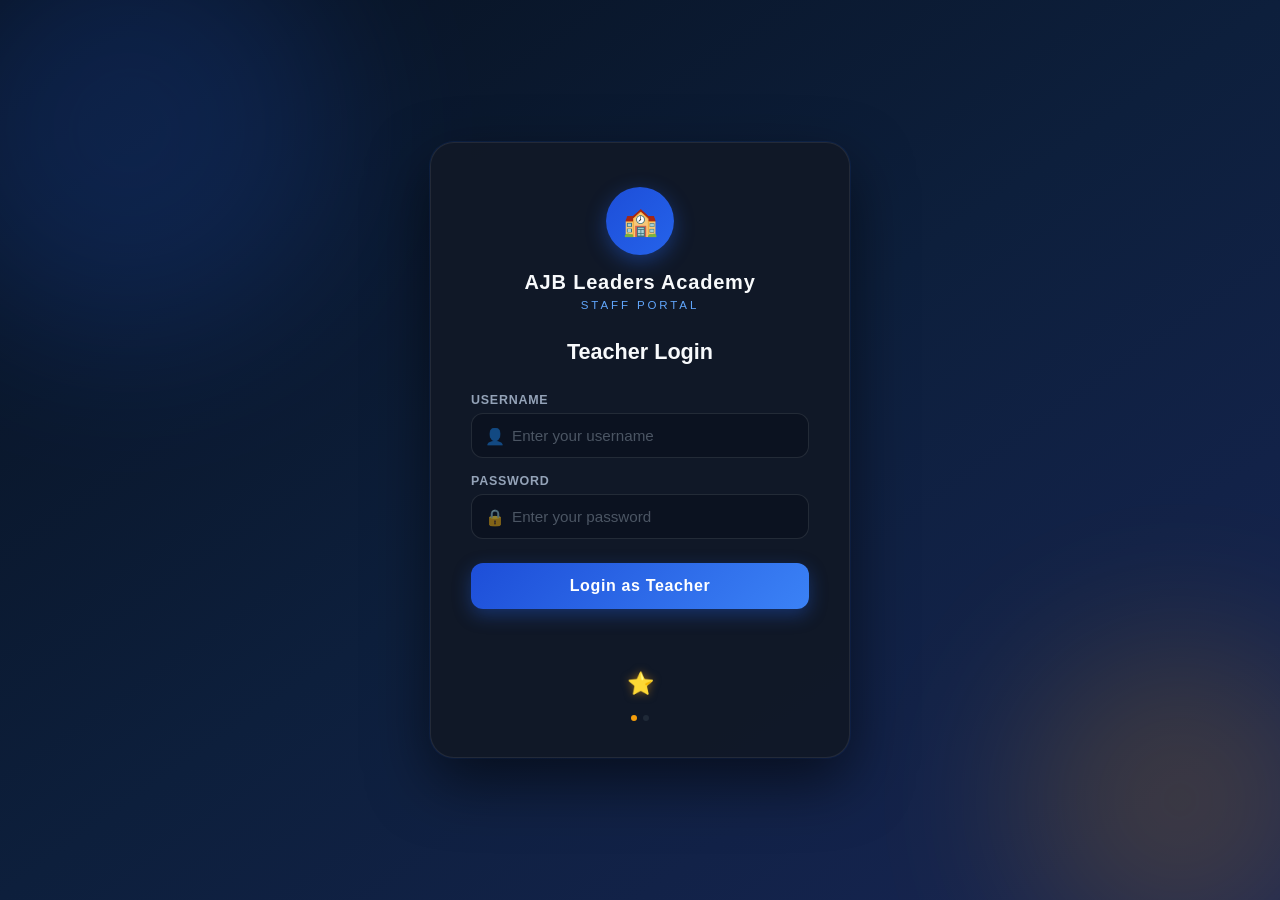
<file: index.html>
<!doctype html>
<html lang="en">
<head>
  <meta charset="UTF-8" />
  <meta http-equiv="refresh" content="0; url=login.html" />
  <title>AJB Leaders Academy</title>
</head>
<body>
  <script>window.location.replace('login.html');</script>
</body>
</html>
</file>
<file: css/styles.css>
:root{--bg:#0b1220;--panel:#111827;--muted:#cbd5e1;--text:#f8fafc;--accent:#2563eb;--border:#1f2937}*{box-sizing:border-box}body{margin:0;font-family:Arial,Helvetica,sans-serif;background:linear-gradient(135deg,#07111f,#172554);color:var(--text)}.page-shell{max-width:1100px;margin:0 auto;padding:24px}.center-box{min-height:100vh;display:grid;place-items:center}.hero-card,.panel,.auth-card{background:rgba(17,24,39,.95);border:1px solid var(--border);border-radius:18px;box-shadow:0 18px 40px rgba(15,23,42,.35)}.hero-card{padding:28px}.panel{padding:24px}.eyebrow{letter-spacing:.3em;text-transform:uppercase;font-size:.75rem;color:#bfdbfe}.lead,.muted{color:var(--muted)}.grid-2{display:grid;grid-template-columns:1fr 1fr;gap:18px}.stack{display:grid;gap:12px}.btn{display:inline-block;padding:12px 14px;border-radius:10px;border:1px solid var(--border);text-decoration:none;font-weight:700}.btn-primary{background:linear-gradient(135deg,#2563eb,#3b82f6);color:#fff}.btn-secondary{background:#111827;color:#fff}.cta-row{display:flex;gap:10px;flex-wrap:wrap}input{width:100%;padding:12px 14px;border-radius:10px;border:1px solid var(--border);background:#0b1220;color:var(--text)}label{display:grid;gap:8px}h1,h2{margin-top:0}.report-card{min-height:60vh}@media (max-width:880px){.grid-2{grid-template-columns:1fr}}
</file>
<file: css/dashboard.css>
.page-shell{max-width:1300px}.panel{margin-top:18px}.grid{display:grid;grid-template-columns:repeat(auto-fit,minmax(180px,1fr));gap:12px}.two-col{display:grid;grid-template-columns:repeat(auto-fit,minmax(280px,1fr));gap:18px}#teacherList,#studentList{padding-left:18px;line-height:1.6}
</file>
